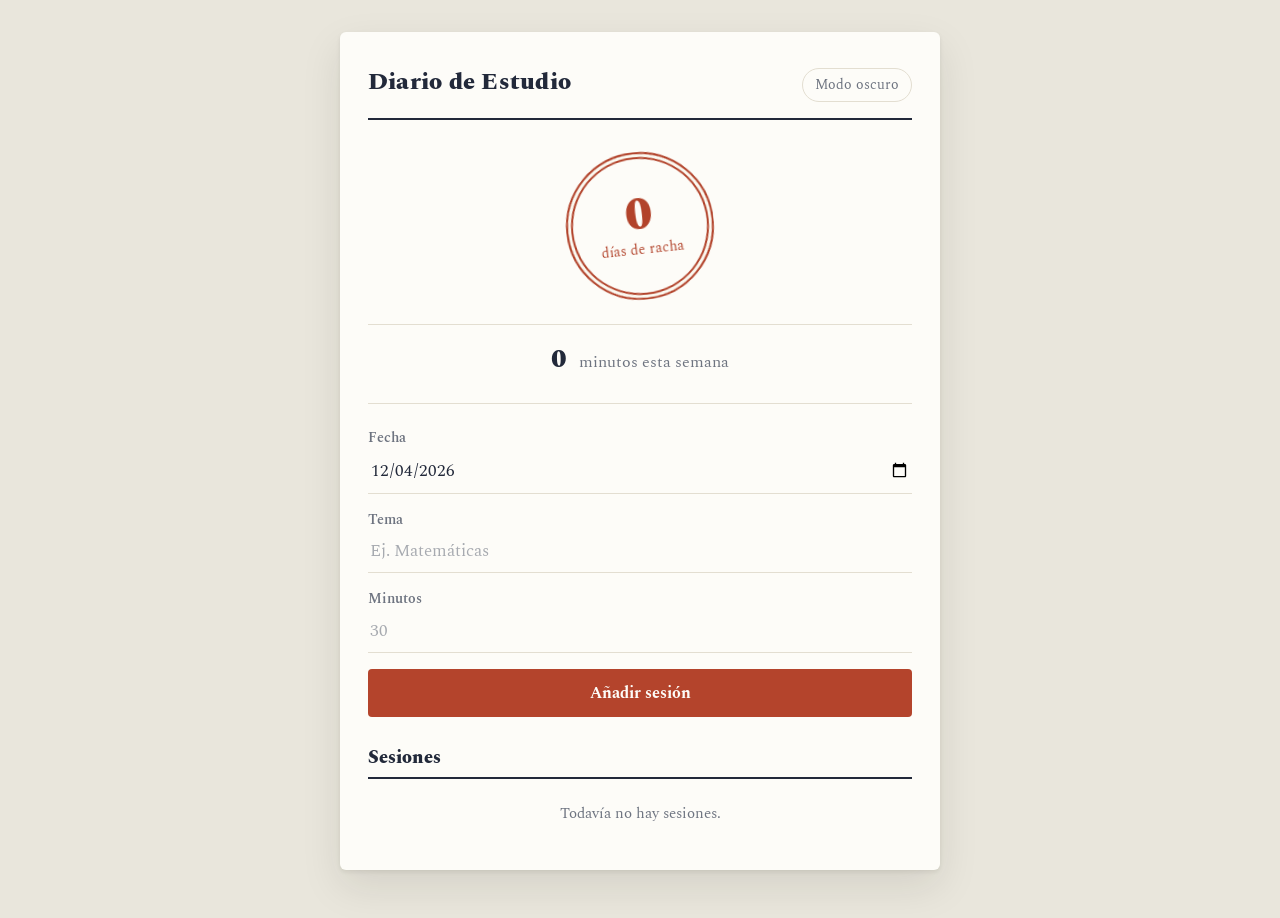
<file: index.html>
<!DOCTYPE html>
<html lang="es">
<head>
  <meta charset="UTF-8" />
  <meta name="viewport" content="width=device-width, initial-scale=1.0" />
  <title>Diario de Estudio</title>
  <link rel="preconnect" href="https://fonts.googleapis.com" />
  <link rel="preconnect" href="https://fonts.gstatic.com" crossorigin />
  <link
    href="https://fonts.googleapis.com/css2?family=Spectral:wght@400;600;800&display=swap"
    rel="stylesheet"
  />
  <link rel="stylesheet" href="styles.css" />
</head>
<body>
  <main class="hoja">
    <header class="cabecera">
      <h1>Diario de Estudio</h1>
      <button id="toggleTema" class="toggle-tema" type="button">Modo oscuro</button>
    </header>

    <section class="racha" aria-live="polite">
      <div class="sello" id="sello">
        <span class="sello-numero" id="rachaNumero">0</span>
        <span class="sello-texto" id="rachaTexto">días de racha</span>
      </div>
    </section>

    <section class="semana">
      <strong id="semanaMinutos">0</strong>
      <span>minutos esta semana</span>
    </section>

    <form id="formulario" class="formulario">
      <label>
        Fecha
        <input type="date" id="fecha" required />
      </label>
      <label>
        Tema
        <input type="text" id="tema" required placeholder="Ej. Matemáticas" />
      </label>
      <label>
        Minutos
        <input type="number" id="minutos" min="1" required placeholder="30" />
      </label>
      <button type="submit">Añadir sesión</button>
    </form>

    <section>
      <h2>Sesiones</h2>
      <ul id="listaSesiones" class="lista"></ul>
    </section>
  </main>

  <script src="app.js"></script>
</body>
</html>
</file>
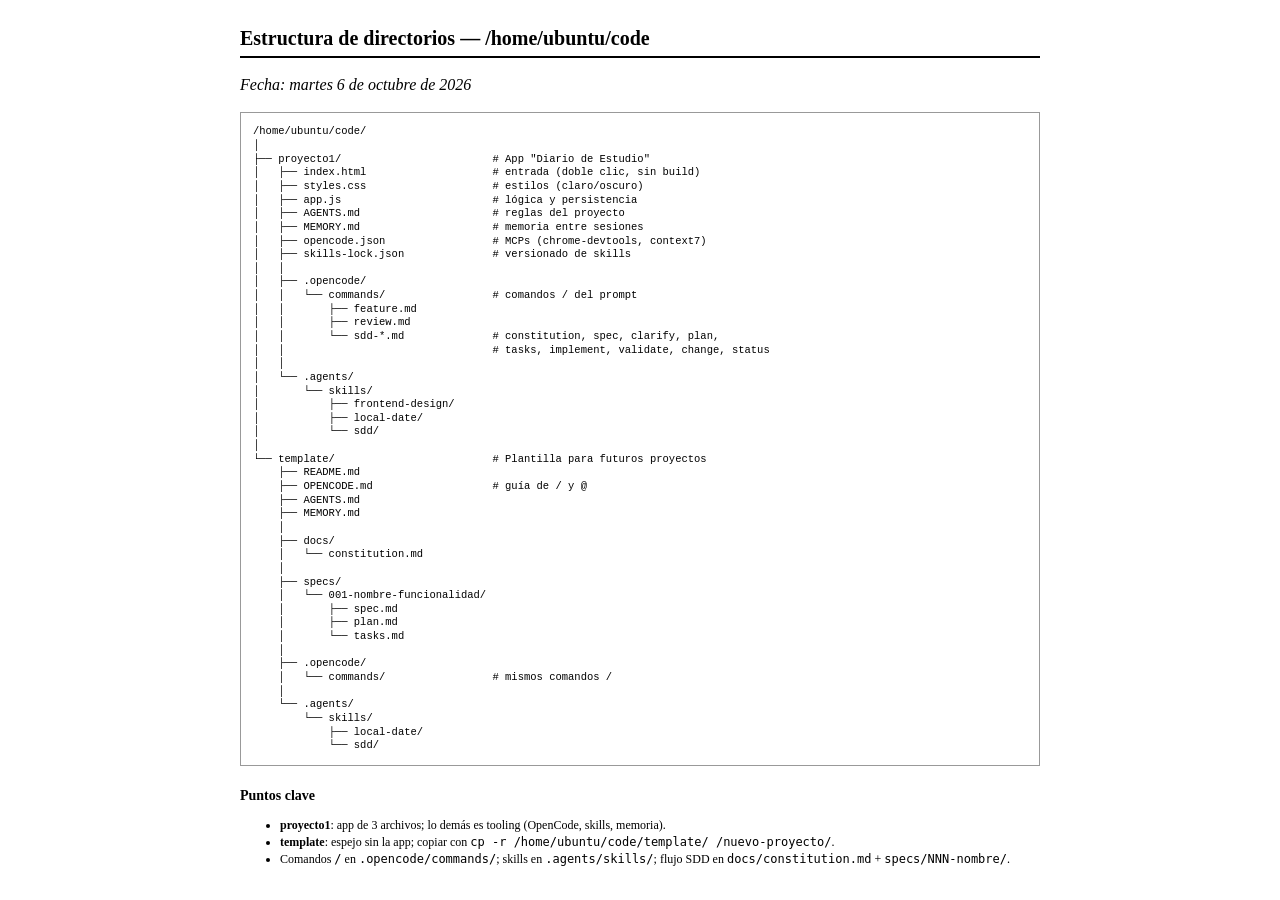
<file: estructura-directorios.html>
<!DOCTYPE html>
<html lang="es">
<head>
<meta charset="UTF-8" />
<title>Estructura de directorios</title>
<style>
  @page { margin: 1.5cm; size: A4; }
  body {
    font-family: Georgia, "Times New Roman", serif;
    color: #000;
    background: #fff;
    max-width: 800px;
    margin: 24px auto;
    padding: 0 16px;
    line-height: 1.4;
  }
  h1 { font-size: 20px; border-bottom: 2px solid #000; padding-bottom: 4px; }
  h2 { font-size: 14px; margin-top: 20px; }
  pre {
    font-family: "Courier New", monospace;
    font-size: 10.5px;
    line-height: 1.3;
    white-space: pre;
    border: 1px solid #999;
    padding: 12px;
    page-break-inside: avoid;
  }
  ul { font-size: 12px; }
  @media print {
    body { margin: 0; padding: 0; max-width: none; }
    pre { border: 1px solid #000; }
  }
</style>
</head>
<body>
<h1>Estructura de directorios — /home/ubuntu/code</h1>
<p><em>Fecha: martes 6 de octubre de 2026</em></p>

<pre>
/home/ubuntu/code/
│
├── proyecto1/                        # App "Diario de Estudio"
│   ├── index.html                    # entrada (doble clic, sin build)
│   ├── styles.css                    # estilos (claro/oscuro)
│   ├── app.js                        # lógica y persistencia
│   ├── AGENTS.md                     # reglas del proyecto
│   ├── MEMORY.md                     # memoria entre sesiones
│   ├── opencode.json                 # MCPs (chrome-devtools, context7)
│   ├── skills-lock.json              # versionado de skills
│   │
│   ├── .opencode/
│   │   └── commands/                 # comandos / del prompt
│   │       ├── feature.md
│   │       ├── review.md
│   │       └── sdd-*.md              # constitution, spec, clarify, plan,
│   │                                 # tasks, implement, validate, change, status
│   │
│   └── .agents/
│       └── skills/
│           ├── frontend-design/
│           ├── local-date/
│           └── sdd/
│
└── template/                         # Plantilla para futuros proyectos
    ├── README.md
    ├── OPENCODE.md                   # guía de / y @
    ├── AGENTS.md
    ├── MEMORY.md
    │
    ├── docs/
    │   └── constitution.md
    │
    ├── specs/
    │   └── 001-nombre-funcionalidad/
    │       ├── spec.md
    │       ├── plan.md
    │       └── tasks.md
    │
    ├── .opencode/
    │   └── commands/                 # mismos comandos /
    │
    └── .agents/
        └── skills/
            ├── local-date/
            └── sdd/
</pre>

<h2>Puntos clave</h2>
<ul>
  <li><strong>proyecto1</strong>: app de 3 archivos; lo demás es tooling (OpenCode, skills, memoria).</li>
  <li><strong>template</strong>: espejo sin la app; copiar con <code>cp -r /home/ubuntu/code/template/ /nuevo-proyecto/</code>.</li>
  <li>Comandos <code>/</code> en <code>.opencode/commands/</code>; skills en <code>.agents/skills/</code>; flujo SDD en <code>docs/constitution.md</code> + <code>specs/NNN-nombre/</code>.</li>
</ul>
</body>
</html>
</file>
<file: styles.css>
* {
  box-sizing: border-box;
  margin: 0;
  padding: 0;
}

body {
  --fondo: #e9e6dc;
  --hoja: #fdfcf8;
  --tinta: #22293a;
  --tenue: #6e7480;
  --linea: #e3ded1;
  --sello: #b4442c;
  --sello-hover: #93371f;

  font-family: "Spectral", Georgia, "Times New Roman", serif;
  background: var(--fondo);
  color: var(--tinta);
  padding: 32px 16px 48px;
  line-height: 1.5;
}

body.oscuro {
  --fondo: #14161b;
  --hoja: #1d2027;
  --tinta: #e9e6da;
  --tenue: #9a9c92;
  --linea: #33373f;
  --sello: #d9623f;
  --sello-hover: #e87b58;
}

.hoja {
  max-width: 600px;
  margin: 0 auto;
  background: var(--hoja);
  border-radius: 6px;
  padding: 32px 28px 24px;
  box-shadow: 0 2px 4px rgba(30, 25, 15, 0.08), 0 16px 40px rgba(30, 25, 15, 0.1);
}

body.oscuro .hoja {
  box-shadow: 0 2px 4px rgba(0, 0, 0, 0.4), 0 16px 40px rgba(0, 0, 0, 0.5);
}

/* Cabecera */

.cabecera {
  display: flex;
  align-items: baseline;
  justify-content: space-between;
  gap: 16px;
  flex-wrap: wrap;
  padding-bottom: 16px;
  border-bottom: 2px solid var(--tinta);
  margin-bottom: 24px;
}

h1 {
  font-size: 1.5rem;
  font-weight: 800;
  letter-spacing: 0.01em;
}

.toggle-tema {
  padding: 6px 12px;
  border: 1px solid var(--linea);
  border-radius: 999px;
  background: none;
  color: var(--tenue);
  font-family: inherit;
  font-size: 0.85rem;
  cursor: pointer;
}

.toggle-tema:hover {
  color: var(--tinta);
  border-color: var(--tinta);
}

/* Sello de racha */

.racha {
  text-align: center;
  padding: 8px 0 24px;
}

.sello {
  display: inline-flex;
  flex-direction: column;
  align-items: center;
  justify-content: center;
  width: 148px;
  height: 148px;
  border: 2px solid var(--sello);
  border-radius: 50%;
  box-shadow: inset 0 0 0 3px var(--hoja), inset 0 0 0 5px var(--sello);
  color: var(--sello);
  transform: rotate(-6deg);
  mix-blend-mode: multiply;
  animation: estampar 0.45s cubic-bezier(0.2, 0.9, 0.3, 1.2) both;
}

body.oscuro .sello {
  mix-blend-mode: normal;
}

@keyframes estampar {
  from {
    transform: rotate(-6deg) scale(1.6);
    opacity: 0;
  }
  to {
    transform: rotate(-6deg) scale(1);
    opacity: 1;
  }
}

.sello-numero {
  font-size: 2.9rem;
  font-weight: 800;
  line-height: 1;
}

.sello-texto {
  font-size: 0.85rem;
  margin-top: 2px;
  text-align: center;
  padding: 0 12px;
}

/* Semana */

.semana {
  text-align: center;
  padding: 16px 0 24px;
  border-top: 1px solid var(--linea);
  border-bottom: 1px solid var(--linea);
  margin-bottom: 24px;
}

.semana strong {
  font-size: 1.6rem;
  font-weight: 800;
  margin-right: 8px;
}

.semana span {
  color: var(--tenue);
}

/* Formulario */

.formulario {
  display: flex;
  flex-direction: column;
  gap: 16px;
  margin-bottom: 28px;
}

.formulario label {
  display: flex;
  flex-direction: column;
  gap: 2px;
  font-size: 0.85rem;
  font-weight: 600;
  color: var(--tenue);
}

.formulario input {
  padding: 6px 2px 8px;
  border: none;
  border-bottom: 1.5px solid var(--linea);
  border-radius: 0;
  background: transparent;
  color: var(--tinta);
  font-family: inherit;
  font-size: 1.05rem;
}

.formulario input:focus {
  outline: none;
  border-bottom-color: var(--sello);
}

.formulario input::placeholder {
  color: var(--tenue);
  opacity: 0.6;
}

.formulario button {
  padding: 12px;
  border: none;
  border-radius: 4px;
  background: var(--sello);
  color: #fdfcf8;
  font-family: inherit;
  font-size: 1rem;
  font-weight: 700;
  cursor: pointer;
}

.formulario button:hover {
  background: var(--sello-hover);
}

.formulario button:active {
  transform: translateY(1px);
}

/* Lista */

h2 {
  font-size: 1.1rem;
  font-weight: 800;
  margin-bottom: 4px;
  padding-bottom: 6px;
  border-bottom: 2px solid var(--tinta);
}

.lista {
  list-style: none;
}

.lista li {
  display: flex;
  justify-content: space-between;
  gap: 16px;
  padding: 10px 2px;
  border-bottom: 1px solid var(--linea);
  font-size: 0.95rem;
}

.lista li strong {
  font-weight: 800;
  white-space: nowrap;
}

.lista .vacio {
  justify-content: center;
  border-bottom: none;
  color: var(--tenue);
  padding: 20px 0;
}

/* Accesibilidad */

:focus-visible {
  outline: 2px solid var(--sello);
  outline-offset: 2px;
}

@media (prefers-reduced-motion: reduce) {
  .sello {
    animation: none;
  }
}

@media (max-width: 480px) {
  .hoja {
    padding: 24px 18px 20px;
  }
}
</file>
